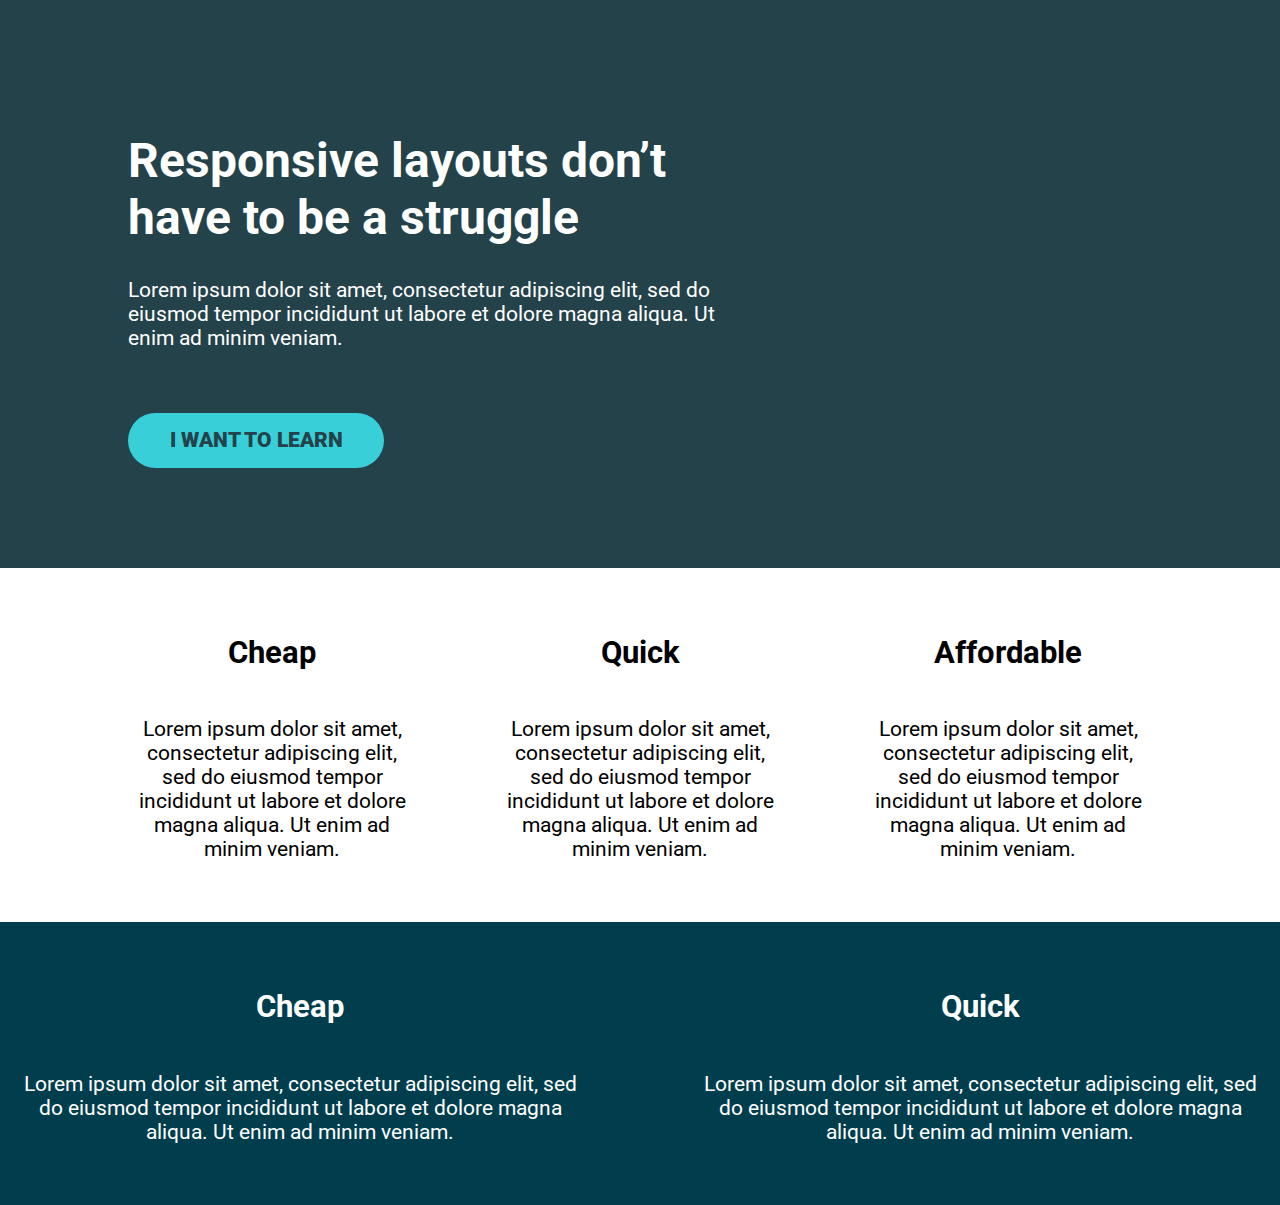
<file: 02-3 - challenge start/index.html>
<!DOCTYPE html>
<html lang="en">
<head>
    <meta charset="UTF-8">
    <meta name="viewport" content="width=device-width, initial-scale=1.0">
    <title>Challenge time!</title>
    <link href="https://fonts.googleapis.com/css2?family=Roboto:wght@400;900&display=swap" rel="stylesheet"> 
    <link rel="stylesheet" href="style.css">
</head>
<body>
    <div class="hero">
        <div class="container">
            <div class="hero__text">
                <h1>Responsive layouts don’t have to be a struggle</h1>
                <p>Lorem ipsum dolor sit amet, consectetur adipiscing elit, sed do eiusmod tempor incididunt ut labore et dolore magna aliqua. Ut enim ad minim veniam.</p>
                <a href="#" class="btn">I want to learn</a>
            </div>
        </div>
    </div>
    <div class="container">
        <div class="row">
            <div class="col">
                <h2>Cheap</h2>
                <p>Lorem ipsum dolor sit amet, consectetur adipiscing elit, sed do eiusmod tempor incididunt ut labore et dolore magna aliqua. Ut enim ad minim veniam.</p>
            </div>
            <div class="col">
                <h2>Quick</h2>
                <p>Lorem ipsum dolor sit amet, consectetur adipiscing elit, sed do eiusmod tempor incididunt ut labore et dolore magna aliqua. Ut enim ad minim veniam.</p>
            </div>
            <div class="col">
                <h2>Affordable</h2>
                <p>Lorem ipsum dolor sit amet, consectetur adipiscing elit, sed do eiusmod tempor incididunt ut labore et dolore magna aliqua. Ut enim ad minim veniam.</p>
            </div>
        </div>
    </div>


    <div class="row two">
        <div class="col">
            <h2>Cheap</h2>
            <p>Lorem ipsum dolor sit amet, consectetur adipiscing elit, sed do eiusmod tempor incididunt ut labore et dolore magna aliqua. Ut enim ad minim veniam.</p>
        </div>
        <div class="col">
            <h2>Quick</h2>
            <p>Lorem ipsum dolor sit amet, consectetur adipiscing elit, sed do eiusmod tempor incididunt ut labore et dolore magna aliqua. Ut enim ad minim veniam.</p>
        </div>
    </div>


</body>
</html>
</file>
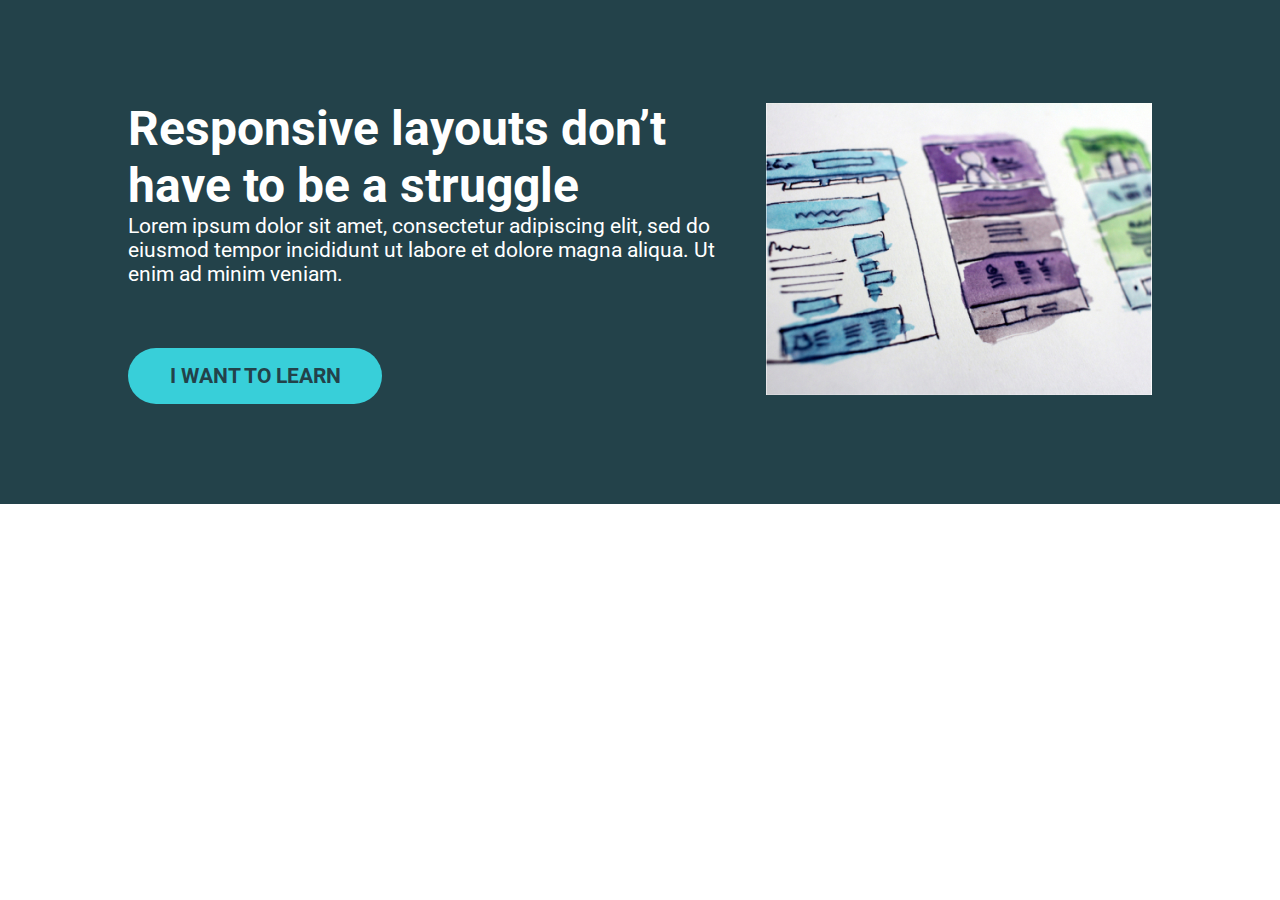
<file: 02-6 - challenge 2/index.html>
<!DOCTYPE html>
<html lang="en">
<head>
    <meta charset="UTF-8">
    <meta name="viewport" content="width=device-width, initial-scale=1.0">
    <title>Conquering Rsponsive Layouts</title>
    <link href="https://fonts.googleapis.com/css2?family=Roboto:wght@400;900&display=swap" rel="stylesheet"> 
    <link rel="stylesheet" href="style.css">
</head>
<body>
    <div class="hero">
        <div class="container row">
            <div class="hero__text">
                <h1>Responsive layouts don’t have to be a struggle</h1>
                <p>Lorem ipsum dolor sit amet, consectetur adipiscing elit, sed do eiusmod tempor incididunt ut labore et dolore magna aliqua. Ut enim ad minim veniam.</p>
                <a href="#" class="btn">I want to learn</a>
            </div>
            <div class="hero__img">
                <img src="img/hero-img.jpg" alt="">
            </div>
        </div>
    </div> 

    
</body>
</html>
</file>
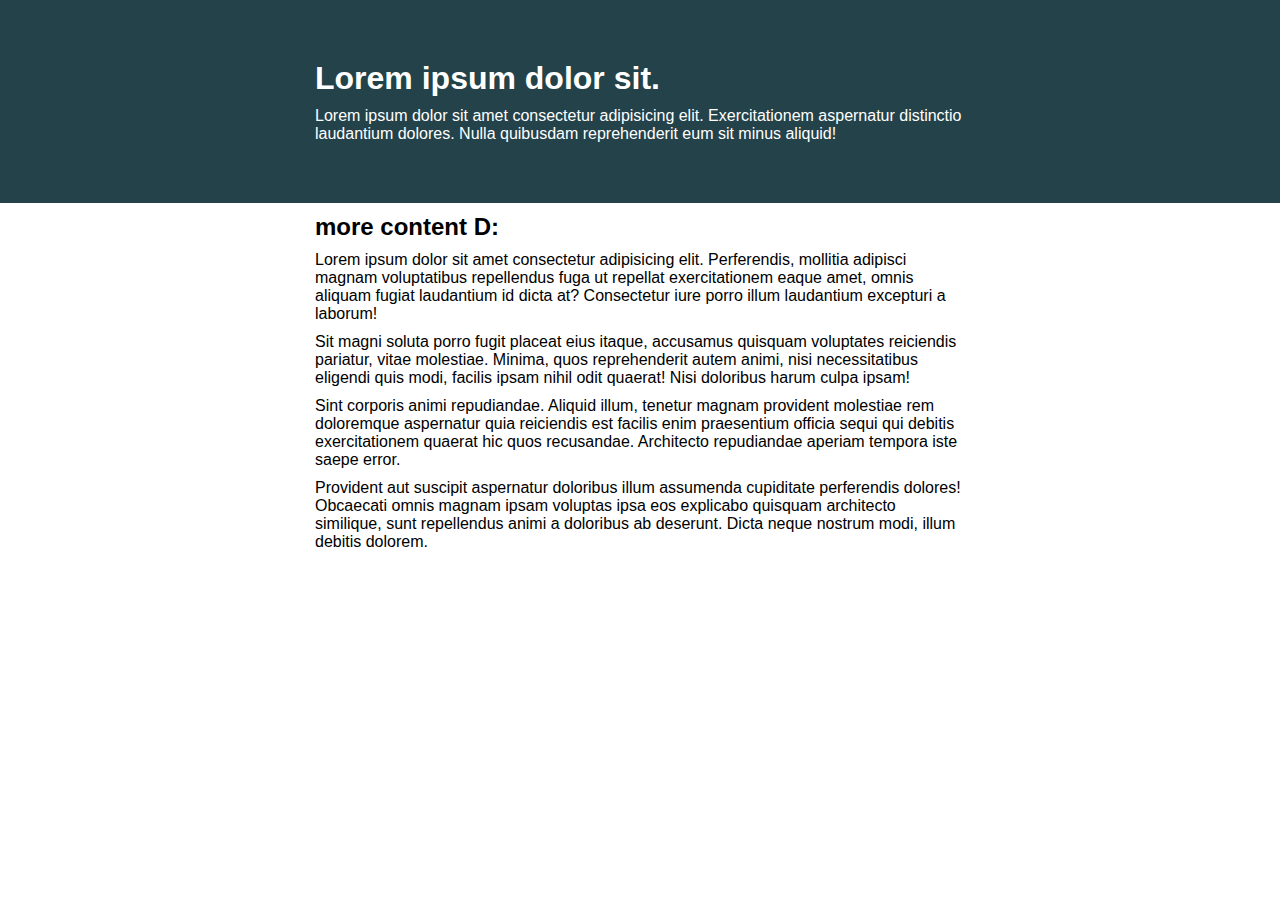
<file: challenge02/index.html>
<!DOCTYPE html>
<html lang="en">
<head> 
    <meta charset="UTF-8">
    <meta name="viewport" content="width=device-width, initial-scale=1.0">
    <title>Day 01</title>
 
    <link rel="stylesheet" href="style.css">
</head>
<body>

    <div class="container">
        <div class="intro-content">
            <h1>Lorem ipsum dolor sit.</h1>
            <p>Lorem ipsum dolor sit amet consectetur adipisicing elit. Exercitationem aspernatur distinctio laudantium dolores. Nulla quibusdam reprehenderit eum sit minus aliquid!</p>
        </div>
    </div>


    <h2>more content D:</h2>
    <p>Lorem ipsum dolor sit amet consectetur adipisicing elit. Perferendis, mollitia adipisci magnam voluptatibus repellendus fuga ut repellat exercitationem eaque amet, omnis aliquam fugiat laudantium id dicta at? Consectetur iure porro illum laudantium excepturi a laborum!</p>
    <p>Sit magni soluta porro fugit placeat eius itaque, accusamus quisquam voluptates reiciendis pariatur, vitae molestiae. Minima, quos reprehenderit autem animi, nisi necessitatibus eligendi quis modi, facilis ipsam nihil odit quaerat! Nisi doloribus harum culpa ipsam!</p>
    <p>Sint corporis animi repudiandae. Aliquid illum, tenetur magnam provident molestiae rem doloremque aspernatur quia reiciendis est facilis enim praesentium officia sequi qui debitis exercitationem quaerat hic quos recusandae. Architecto repudiandae aperiam tempora iste saepe error.</p>
    <p>Provident aut suscipit aspernatur doloribus illum assumenda cupiditate perferendis dolores! Obcaecati omnis magnam ipsam voluptas ipsa eos explicabo quisquam architecto similique, sunt repellendus animi a doloribus ab deserunt. Dicta neque nostrum modi, illum debitis dolorem.</p>


</body>
</html>
</file>
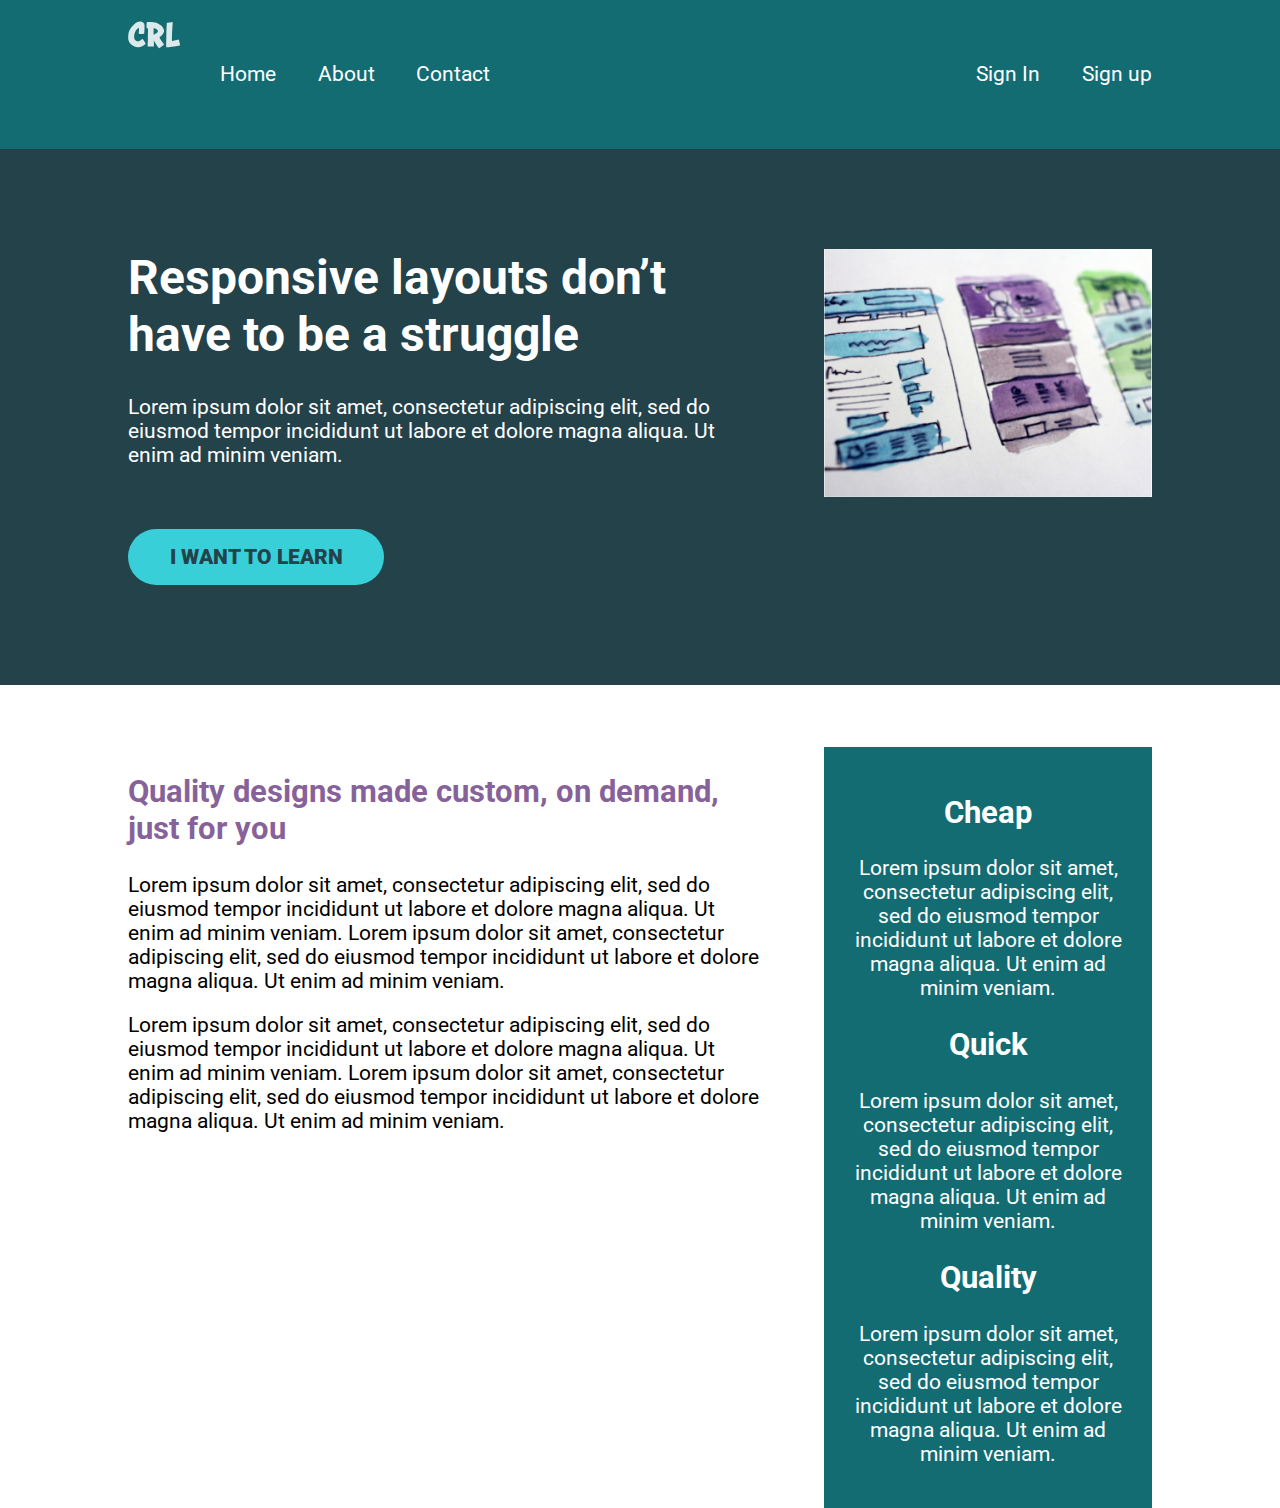
<file: nav-challenge-mobile/index.html>
<!DOCTYPE html>
<html lang="en">
<head>
    <meta charset="UTF-8">
    <meta name="viewport" content="width=device-width, initial-scale=1.0">
    <title>Conquering Responsive Layouts</title>
    <link href="https://fonts.googleapis.com/css2?family=Roboto:wght@400;900&display=swap" rel="stylesheet"> 
    <link rel="stylesheet" href="style.css">
</head>
<body>
    <header> 
        <div class="container row">
            <button class="nav-toggle" aria-label="open navigation">
                <span class="hamburger"></span>
            </button>
            <a class="logo" href="#">
                <img src="img/logo.svg" alt="conquering responsive layouts">
            </a>
            <nav class="nav">
                <ul class="nav__list nav__list--primary">
                    <li class="nav__item"><a href="#" class="nav__link">Home</a></li>
                    <li class="nav__item"><a href="#" class="nav__link">About</a></li>
                    <li class="nav__item"><a href="#" class="nav__link">Contact</a></li>
                </ul>
                <ul class="nav__list nav__list--secondary">
                    <li class="nav__item"><a href="#" class="nav__link">Sign In</a></li>
                    <li class="nav__item"><a href="#" class="nav__link nav__link--button">Sign up</a></li>
                </ul>
            </nav>
        </div>
    </header>
    
    <section class="hero">
        <div class="container row">
            <div class="hero__text">
                <h1>Responsive layouts don’t have to be a struggle</h1>
                <p>Lorem ipsum dolor sit amet, consectetur adipiscing elit, sed do eiusmod tempor incididunt ut labore et dolore magna aliqua. Ut enim ad minim veniam.</p>
                <a href="#" class="btn">I want to learn</a>
            </div>
            <img src="img/hero-img.jpg" alt="UX design sketches" class="hero__img">
        </div>
    </section> 

    <main class="main container row">
            <section class="primary-content">
                <h2 class="section-title">Quality designs made custom, on demand, just for you</h2>
                <p>Lorem ipsum dolor sit amet, consectetur adipiscing elit, sed do eiusmod tempor incididunt ut labore et dolore magna aliqua. Ut enim ad minim veniam. Lorem ipsum dolor sit amet, consectetur adipiscing elit, sed do eiusmod tempor incididunt ut labore et dolore magna aliqua. Ut enim ad minim veniam.</p>
                <p>Lorem ipsum dolor sit amet, consectetur adipiscing elit, sed do eiusmod tempor incididunt ut labore et dolore magna aliqua. Ut enim ad minim veniam. Lorem ipsum dolor sit amet, consectetur adipiscing elit, sed do eiusmod tempor incididunt ut labore et dolore magna aliqua. Ut enim ad minim veniam.</p>
            </section>
            <aside class="sidebar">
                <h2 class="sidebar-title">Cheap</h2>
                <p>Lorem ipsum dolor sit amet, consectetur adipiscing elit, sed do eiusmod tempor incididunt ut labore et dolore magna aliqua. Ut enim ad minim veniam.</p>

                <h2 class="sidebar-title">Quick</h2>
                <p>Lorem ipsum dolor sit amet, consectetur adipiscing elit, sed do eiusmod tempor incididunt ut labore et dolore magna aliqua. Ut enim ad minim veniam.</p>

                <h2 class="sidebar-title">Quality</h2>
                <p>Lorem ipsum dolor sit amet, consectetur adipiscing elit, sed do eiusmod tempor incididunt ut labore et dolore magna aliqua. Ut enim ad minim veniam.</p>
            </aside>
    </main>

    <script src="main.js"></script>

</body>
</html>
</file>
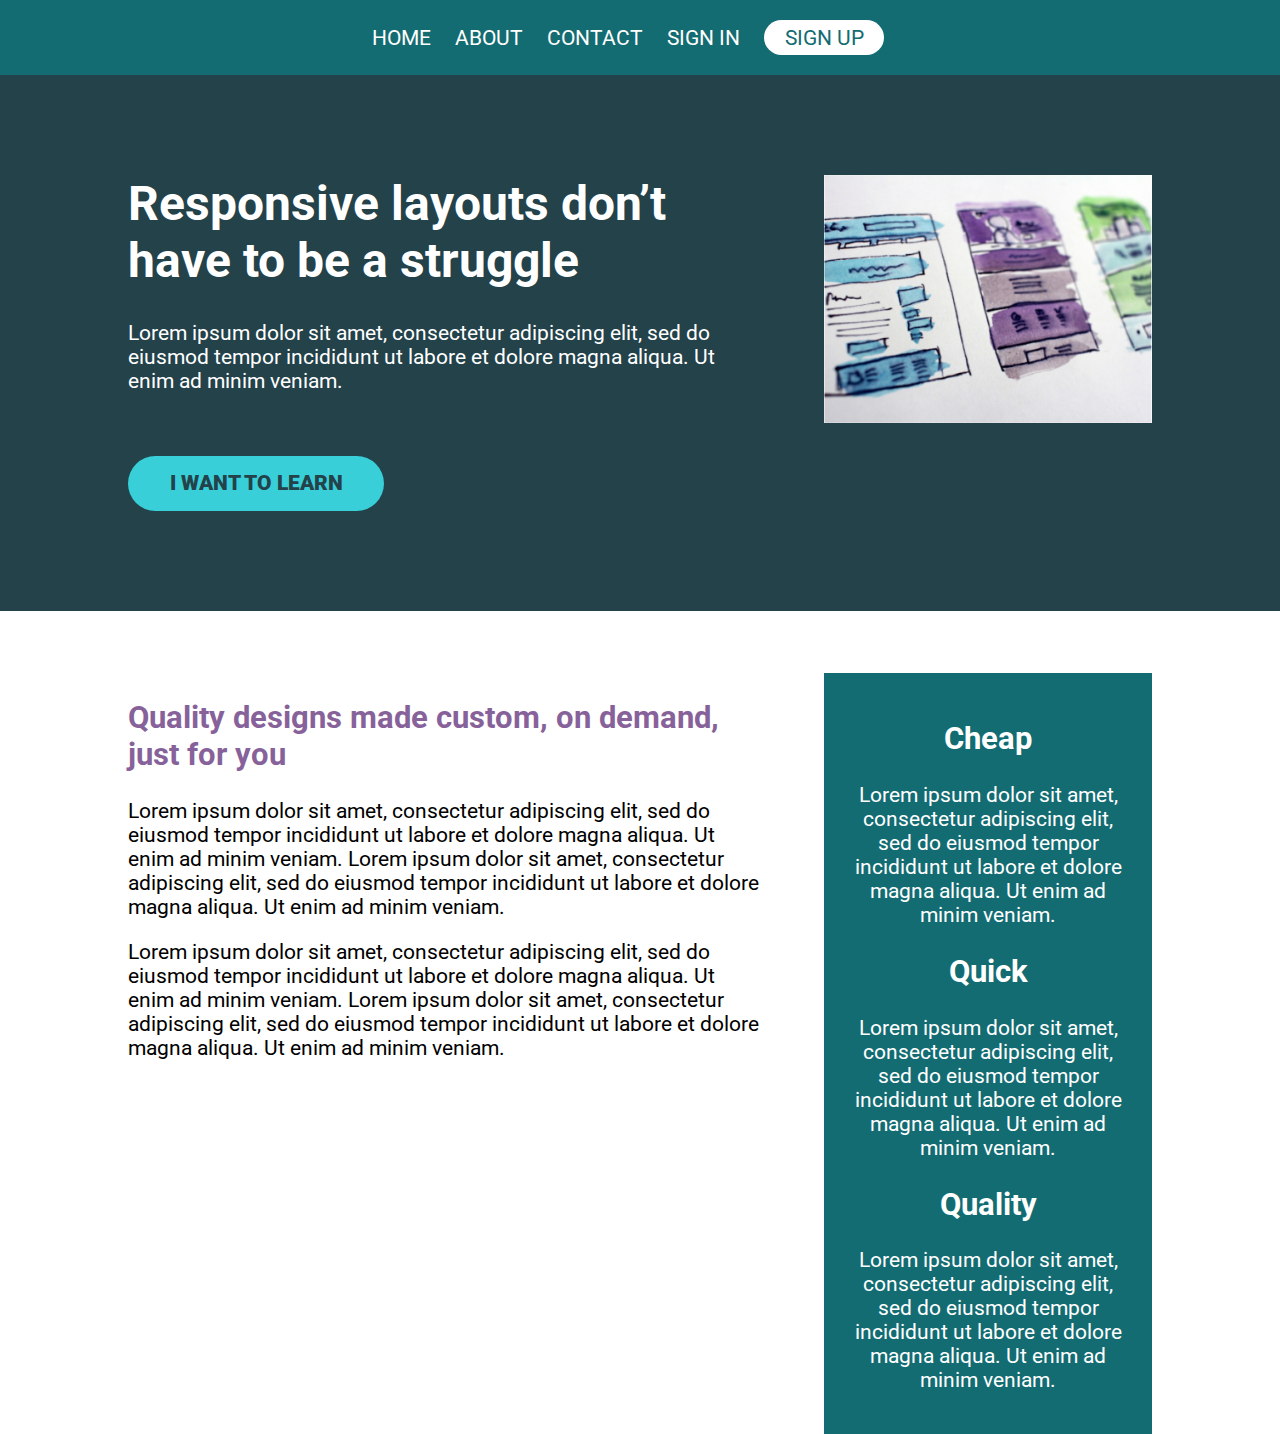
<file: nav-challenge/index.html>
<!DOCTYPE html>
<html lang="en">
<head>
    <meta charset="UTF-8">
    <meta name="viewport" content="width=device-width, initial-scale=1.0">
    <title>Conquering Responsive Layouts</title>
    <link href="https://fonts.googleapis.com/css2?family=Roboto:wght@400;900&display=swap" rel="stylesheet"> 
    <link rel="stylesheet" href="style.css">
</head>
<body>
    <header>
        <nav class="nav">
            <ul class="nav__list">
                <li class="nav__item"><a href="#" class="nav__link">Home</a></li>
                <li class="nav__item"><a href="#" class="nav__link">About</a></li>
                <li class="nav__item"><a href="#" class="nav__link">Contact</a></li>
                <li class="nav__item"><a href="#" class="nav__link">Sign In</a></li>
                <li class="nav__item"><a href="#" class="nav__link nav__link--button">Sign up</a></li>
            </ul>
        </nav>
    </header>

    <section class="hero">
        <div class="container row">
            <div class="hero__text">
                <h1>Responsive layouts don’t have to be a struggle</h1>
                <p>Lorem ipsum dolor sit amet, consectetur adipiscing elit, sed do eiusmod tempor incididunt ut labore et dolore magna aliqua. Ut enim ad minim veniam.</p>
                <a href="#" class="btn">I want to learn</a>
            </div>
            <img src="img/hero-img.jpg" alt="UX design sketches" class="hero__img">
        </div>
    </section> 

    <main class="main container row">
            <section class="primary-content">
                <h2 class="section-title">Quality designs made custom, on demand, just for you</h2>
                <p>Lorem ipsum dolor sit amet, consectetur adipiscing elit, sed do eiusmod tempor incididunt ut labore et dolore magna aliqua. Ut enim ad minim veniam. Lorem ipsum dolor sit amet, consectetur adipiscing elit, sed do eiusmod tempor incididunt ut labore et dolore magna aliqua. Ut enim ad minim veniam.</p>
                <p>Lorem ipsum dolor sit amet, consectetur adipiscing elit, sed do eiusmod tempor incididunt ut labore et dolore magna aliqua. Ut enim ad minim veniam. Lorem ipsum dolor sit amet, consectetur adipiscing elit, sed do eiusmod tempor incididunt ut labore et dolore magna aliqua. Ut enim ad minim veniam.</p>
            </section>
            <aside class="sidebar">
                <h2 class="sidebar-title">Cheap</h2>
                <p>Lorem ipsum dolor sit amet, consectetur adipiscing elit, sed do eiusmod tempor incididunt ut labore et dolore magna aliqua. Ut enim ad minim veniam.</p>

                <h2 class="sidebar-title">Quick</h2>
                <p>Lorem ipsum dolor sit amet, consectetur adipiscing elit, sed do eiusmod tempor incididunt ut labore et dolore magna aliqua. Ut enim ad minim veniam.</p>

                <h2 class="sidebar-title">Quality</h2>
                <p>Lorem ipsum dolor sit amet, consectetur adipiscing elit, sed do eiusmod tempor incididunt ut labore et dolore magna aliqua. Ut enim ad minim veniam.</p>
            </aside>
    </main>

    

</body>
</html>
</file>
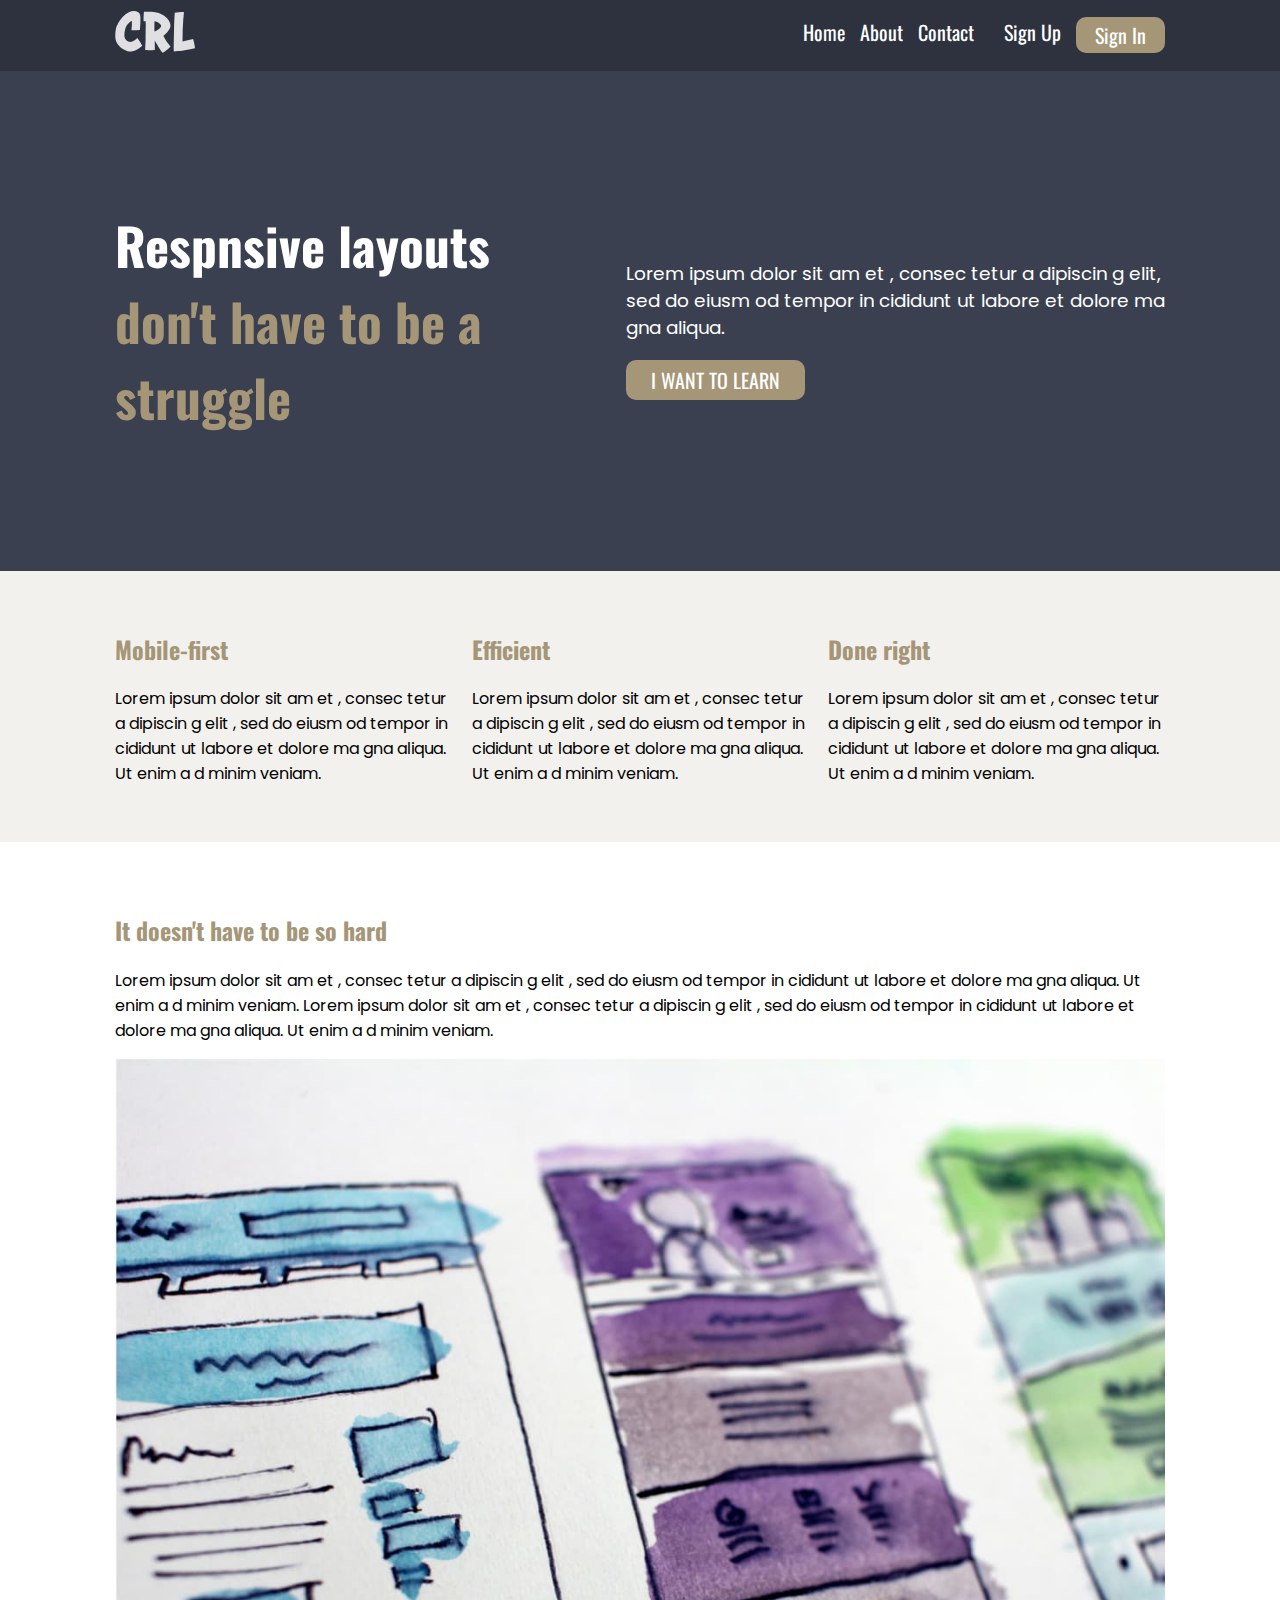
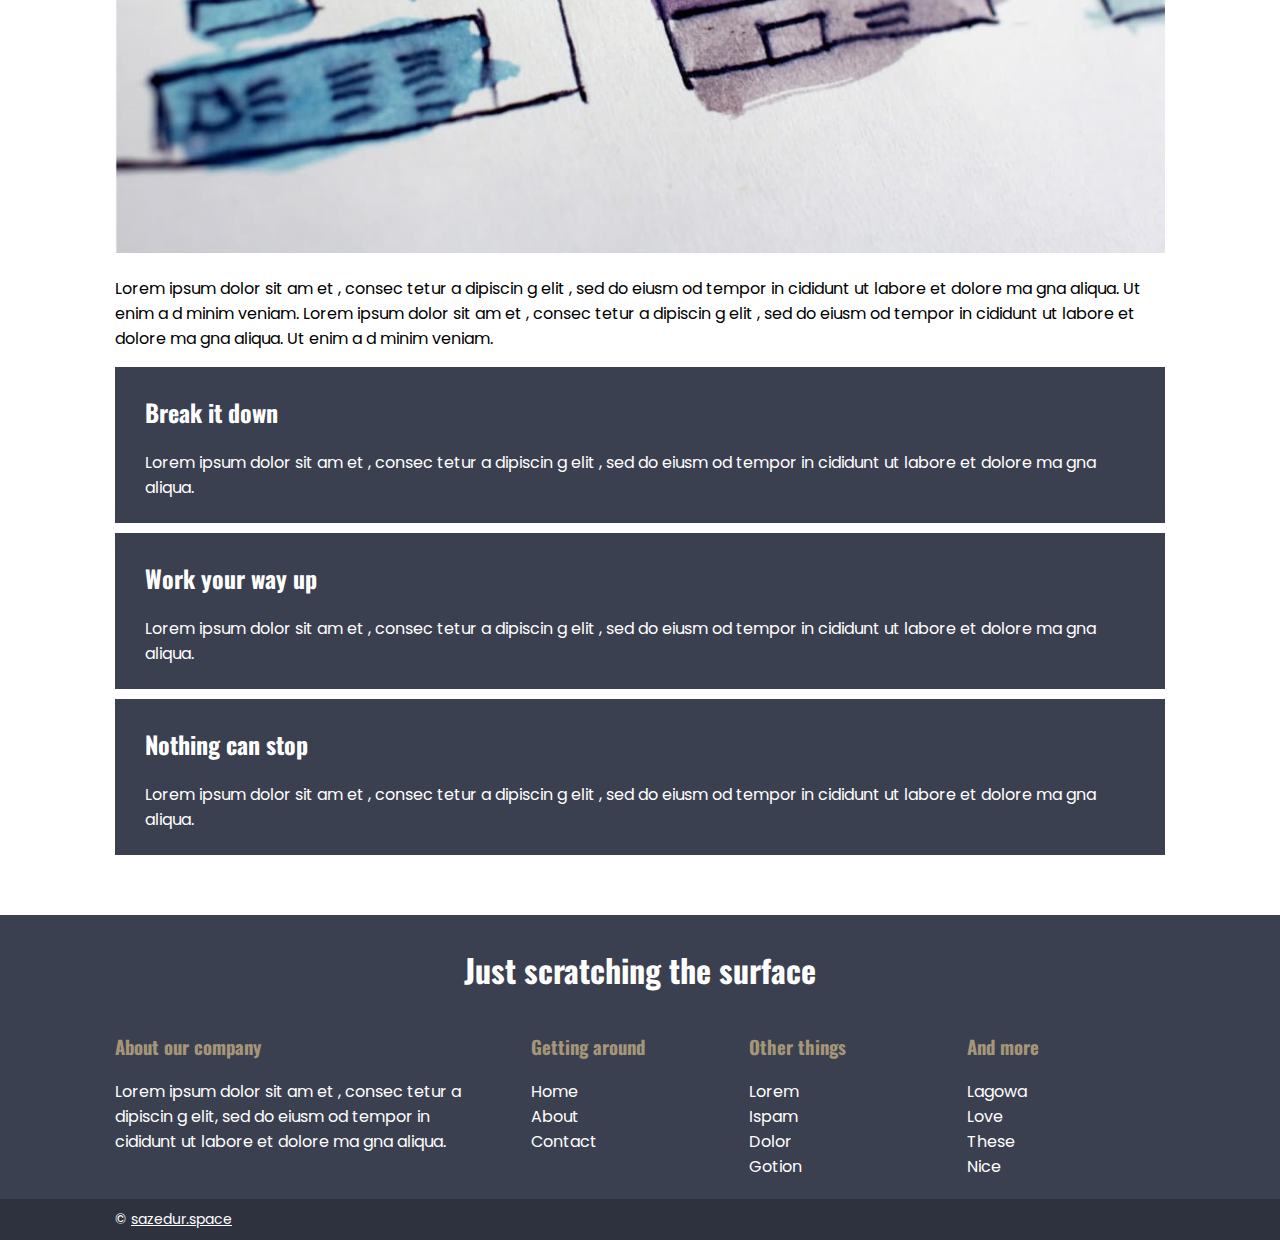
<file: the-final-challenge/index.html>
<!DOCTYPE html>
<html lang="en">

<head>
    <meta charset="UTF-8">
    <meta name="viewport" content="width=device-width, initial-scale=1.0">
    <link rel="stylesheet" href="style.css">
    <title>The final Challenge from kevin powell</title>
</head>

<body>
    <!-- navigation bar  -->
    <nav class="nav-container">
        <div class="nav-logo">
            <img src="logo.svg" alt="">
        </div>
        <input type="checkbox" name="" id="menu-trigger" hidden>
        <label for="menu-trigger">
            <h2 style="margin: 0; cursor: pointer; font-size: 22px;">Menu</h2>
        </label>
        <div class="nav-links">
            <div class="nav-link-primary">
                <a href="#" class="nav-link">Home</a>
                <a href="#" class="nav-link">About</a>
                <a href="#" class="nav-link">Contact</a>
            </div>
            <div class="nav-link-secondary">
                <a href="#" class="nav-link">Sign Up</a>
                <a href="#" class="nav-link nav-link-login">Sign In</a>
            </div>
        </div>
    </nav>

    <!-- hero section  -->
    <section class="hero">
        <div class="hero-left">
            <h1>
                Respnsive layouts
                <span>
                    don't have to be a struggle
                </span>
            </h1>
        </div>
        <div class="hero-right">
            <p>
                Lorem ipsum dolor sit am et , consec tetur
                a dipiscin g elit, sed do eiusm od tempor
                in cididunt ut labore et dolore ma gna aliqua.
            </p>
            <a href="#">
                <button>
                    I WANT TO LEARN
                </button>
            </a>
        </div>
    </section>

    <!-- charateristics section  -->
    <section class="charateristics">
        <div class="char1">
            <h2>Mobile-first</h2>
            <p>
                Lorem ipsum dolor sit am et ,
                consec tetur a dipiscin g elit , sed do
                eiusm od tempor in cididunt ut
                labore et dolore ma gna aliqua. Ut
                enim a d minim veniam.
            </p>
        </div>
        <div class="char2">
            <h2>
                Efficient
            </h2>
            <p>
                Lorem ipsum dolor sit am et ,
                consec tetur a dipiscin g elit , sed do
                eiusm od tempor in cididunt ut
                labore et dolore ma gna aliqua. Ut
                enim a d minim veniam.
            </p>
        </div>
        <div class="char3">
            <h2>Done right</h2>
            <p>
                Lorem ipsum dolor sit am et ,
                consec tetur a dipiscin g elit , sed do
                eiusm od tempor in cididunt ut
                labore et dolore ma gna aliqua. Ut
                enim a d minim veniam.
            </p>
        </div>
    </section>

    <!-- mid section  -->
    <section class="mid">
        <div class="mid-left">
            <h2>It doesn't have to be so hard</h2>
            <p>
                Lorem ipsum dolor sit am et , consec tetur a dipiscin g elit , sed do
                eiusm od tempor in cididunt ut labore et dolore ma gna aliqua. Ut
                enim a d minim veniam. Lorem ipsum dolor sit am et , consec tetur
                a dipiscin g elit , sed do eiusm od tempor in cididunt ut labore et
                dolore ma gna aliqua. Ut enim a d minim veniam.
            </p>
            <img src="kpimg.jpg" alt="">
            <p>
                Lorem ipsum dolor sit am et , consec tetur a dipiscin g elit , sed do
                eiusm od tempor in cididunt ut labore et dolore ma gna aliqua. Ut
                enim a d minim veniam. Lorem ipsum dolor sit am et , consec tetur
                a dipiscin g elit , sed do eiusm od tempor in cididunt ut labore et
                dolore ma gna aliqua. Ut enim a d minim veniam.
            </p>
        </div>
        <div class="mid-right">
            <div class="mid-right-box mid-right-box1">
                <h2>Break it down</h2>
                <p>
                    Lorem ipsum dolor sit am et ,
                    consec tetur a dipiscin g elit , sed do
                    eiusm od tempor in cididunt ut
                    labore et dolore ma gna aliqua.
                </p>
            </div>
            <div class="mid-right-box mid-right-box2">
                <h2>Work your way up</h2>
                <p>
                    Lorem ipsum dolor sit am et ,
                    consec tetur a dipiscin g elit , sed do
                    eiusm od tempor in cididunt ut
                    labore et dolore ma gna aliqua.
                </p>
            </div>
            <div class="mid-right-box mid-right-box3">
                <h2>Nothing can stop</h2>
                <p>
                    Lorem ipsum dolor sit am et ,
                    consec tetur a dipiscin g elit , sed do
                    eiusm od tempor in cididunt ut
                    labore et dolore ma gna aliqua.
                </p>
            </div>
        </div>
    </section>

    <section class="footer">
        <div class="footer-header">
            <h1>Just scratching the surface</h1>
        </div>
        <div class="footer-bottom">
            <div class="footer-left">
                <h3>
                    About our company
                </h3>
                <p>
                    Lorem ipsum dolor sit am et ,
                    consec tetur a dipiscin g elit, sed do
                    eiusm od tempor in cididunt ut
                    labore et dolore ma gna aliqua.
                </p>
            </div>
            <div class="footer-mid1">
                <h3>
                    Getting around
                </h3>
                <a href="#">Home</a><br>
                <a href="#">About</a><br>
                <a href="#">Contact</a>
            </div>
            <div class="footer-mid2">
                <h3>Other things</h3>
                <a href="#">Lorem</a><br>
                <a href="#">Ispam</a><br>
                <a href="#">Dolor</a><br>
                <a href="#">Gotion</a>
            </div>
            <div class="footer-right">
                <h3>And more</h3>
                <a href="#">Lagowa</a><br>
                <a href="#">Love</a><br>
                <a href="#">These</a><br>
                <a href="#">Nice</a>
            </div>
        </div>
    </section>

    <section class="footer-bottom-bottom">
        &copy; <a href="https://sazedur.space">sazedur.space</a>
    </section>
</body>

</html>
</file>
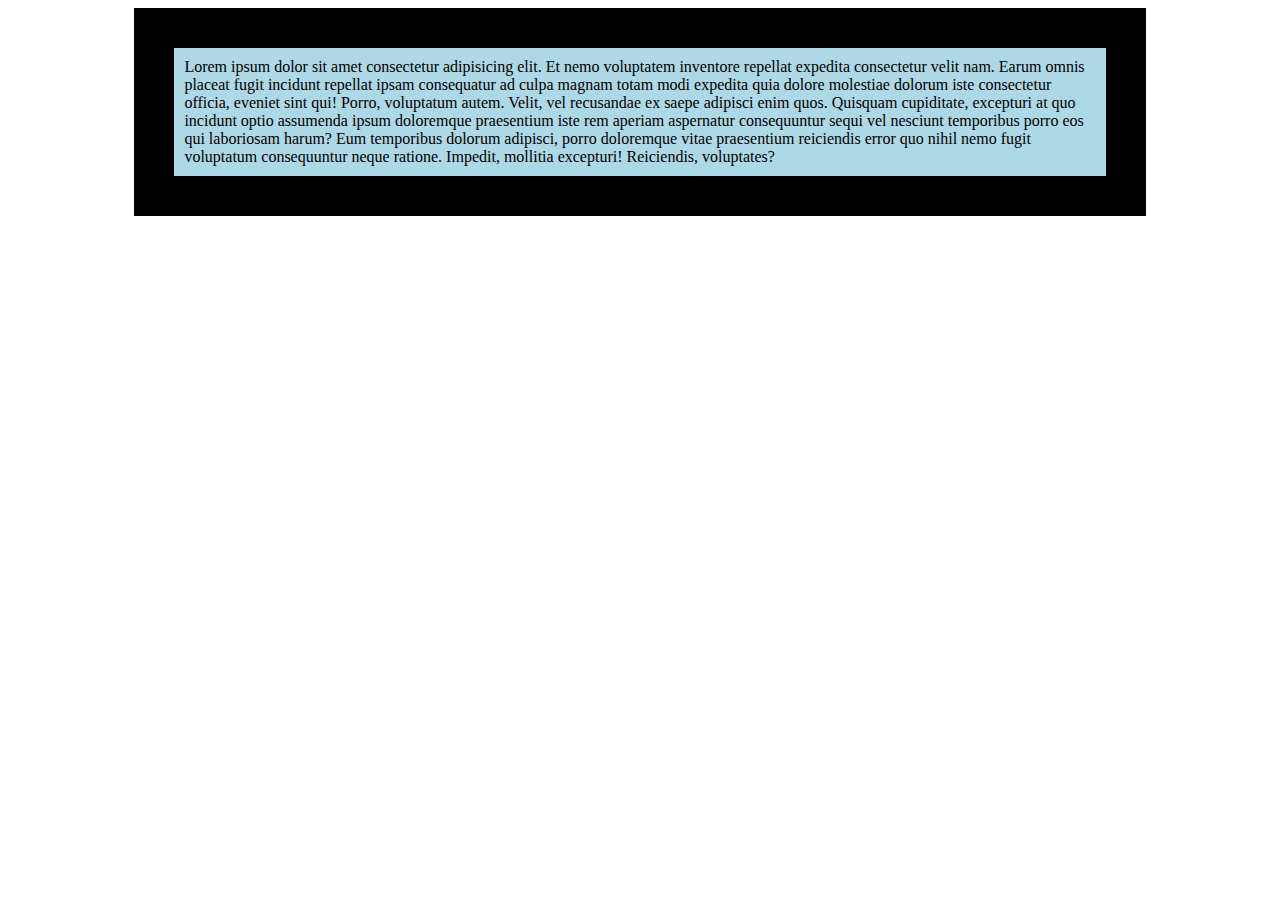
<file: challenge-1.html>
<!DOCTYPE html>
<html lang="en">

<head>
    <meta charset="UTF-8">
    <meta name="viewport" content="width=device-width, initial-scale=1.0">
    <title>Challenge 1</title>
</head>

<body>
    <div class="parent">
        <div class="child">
            Lorem ipsum dolor sit amet consectetur adipisicing elit. Et nemo voluptatem inventore repellat expedita
            consectetur velit nam. Earum omnis placeat fugit incidunt repellat ipsam consequatur ad culpa magnam totam
            modi expedita quia dolore molestiae dolorum iste consectetur officia, eveniet sint qui! Porro, voluptatum
            autem. Velit, vel recusandae ex saepe adipisci enim quos. Quisquam cupiditate, excepturi at quo incidunt
            optio assumenda ipsum doloremque praesentium iste rem aperiam aspernatur consequuntur sequi vel nesciunt
            temporibus porro eos qui laboriosam harum? Eum temporibus dolorum adipisci, porro doloremque vitae
            praesentium reiciendis error quo nihil nemo fugit voluptatum consequuntur neque ratione. Impedit, mollitia
            excepturi! Reiciendis, voluptates?
        </div>
    </div>
</body>
<style>
    *{
        box-sizing: border-box;
    }
    .parent {
        background-color: black;
        width: 80%;
        margin: 0 auto;
        padding: 40px;
    }

    .child {
        background-color: lightblue;
        width: 100%;
        padding: 10px;
    }
</style>

</html>
</file>
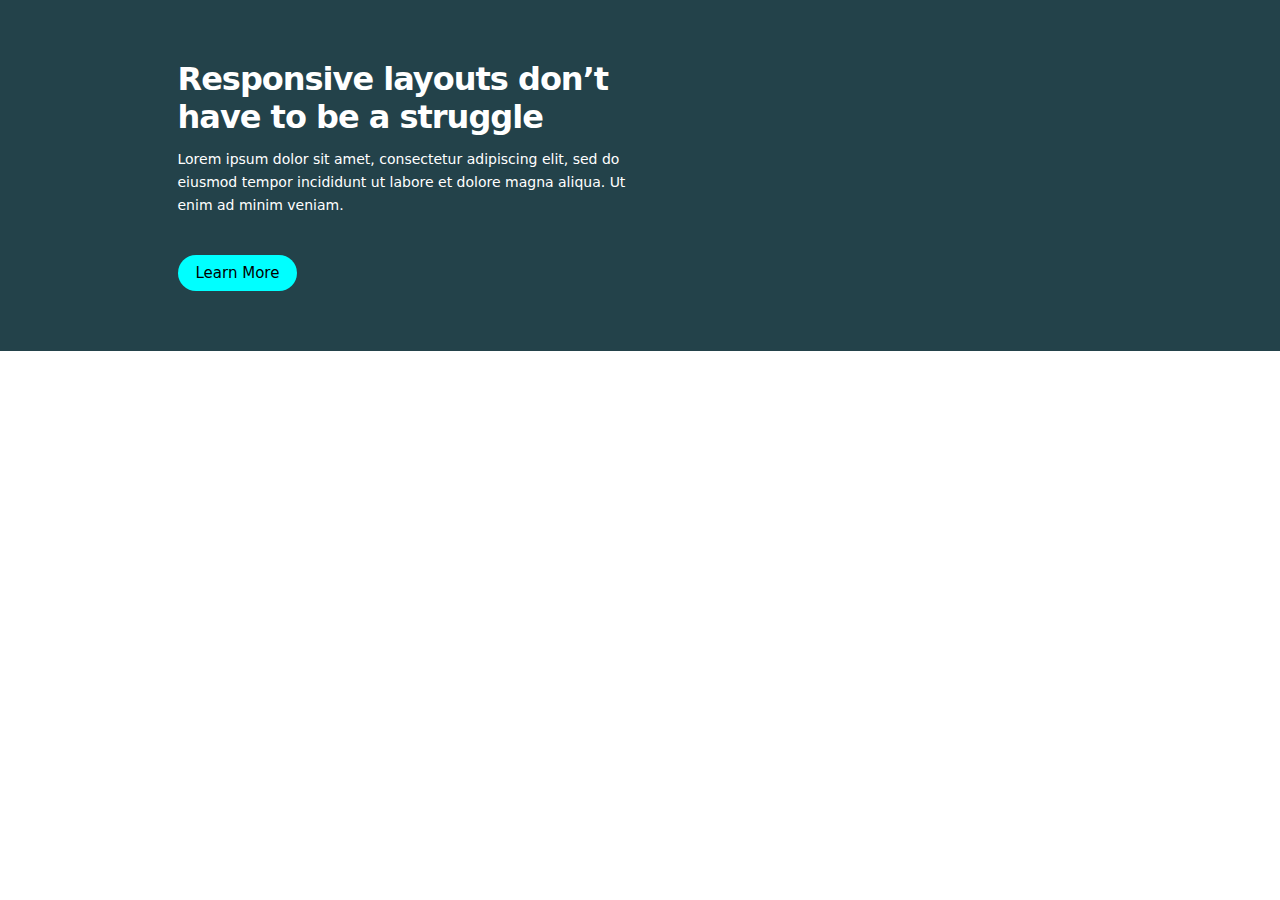
<file: challenge-3.html>
<!DOCTYPE html>
<html lang="en">

<head>
    <meta charset="UTF-8">
    <meta name="viewport" content="width=device-width, initial-scale=1.0">
    <title>challenge 3</title>
</head>

<body>
    <div class="intro">
        <div class="welcomeHeader">
            <div class="header">
                <h1>
                    Responsive layouts don’t have to be a struggle
                </h1>
            </div>
            <div class="para">
                <p>
                    Lorem ipsum dolor sit amet, consectetur adipiscing elit, sed do eiusmod tempor incididunt ut labore
                    et dolore magna aliqua. Ut enim ad minim veniam.
                </p>
            </div>
        </div>
        <div class="button">
            <a href="#">Learn More</a>
        </div>
    </div>
</body>
<style>
    * {
        box-sizing: border-box;
        margin: 0px;
    }

    body {
        margin: 0px;
        font-family: system-ui, -apple-system, BlinkMacSystemFont, 'Segoe UI', Roboto, Oxygen, Ubuntu, Cantarell, 'Open Sans', 'Helvetica Neue', sans-serif;
    }

    .intro {
        background-color: rgb(35, 66, 74, 1);
        padding: 60px clamp(1.25rem, -2.018rem + 16.39vw, 14.375rem) 60px clamp(1.25rem, -2.018rem + 16.39vw, 14.375rem);
        color: white;
    }
    .welcomeHeader{
        width: 50%;
        min-width: 230px;
    }
    h1 {
        margin: 0px 0px 12px 0px;
        letter-spacing: -1px;
    }

    p {
        font-size: 14px;
        line-height: 23px;
    }

    a {
        color: black;
        background-color: aqua;
        padding: 9px 18px;
        border-radius: 22px;
        text-decoration: none;
        display: inline-block;
        margin: 38px 0px 0px 0px;
        font-size: 15px;
        transition: 0.5s;
    }

    a:hover {
        background-color: rgb(0, 207, 207);
    }
</style>

</html>
</file>
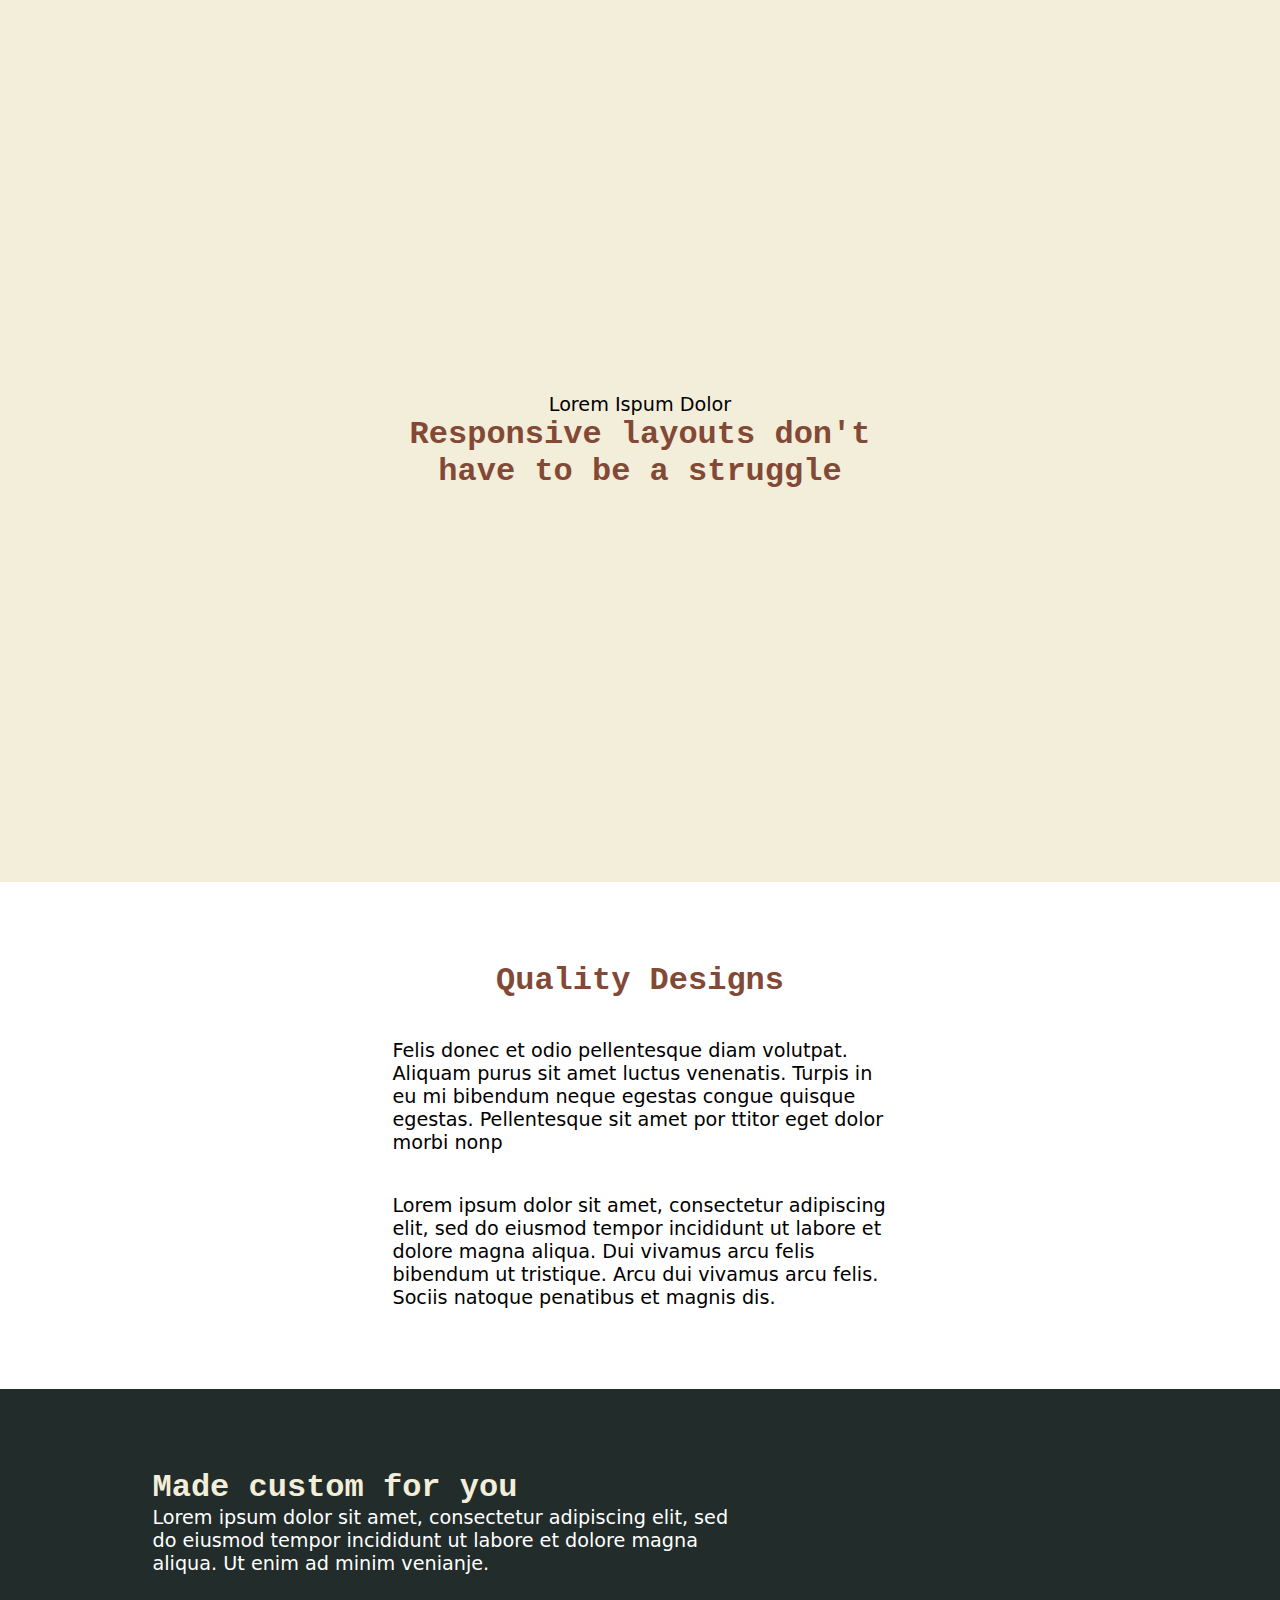
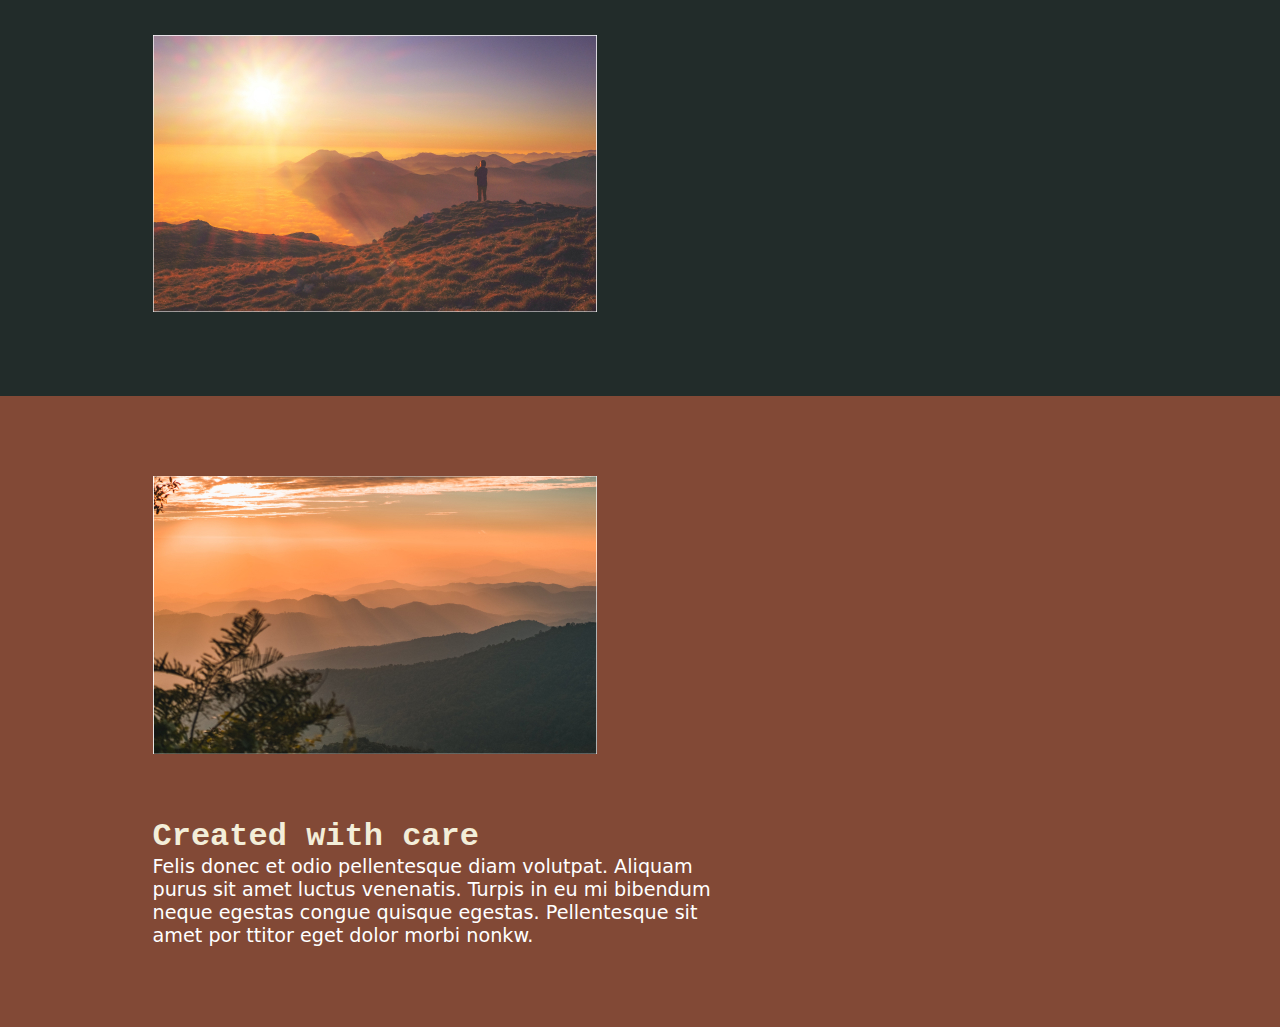
<file: flexbox-challenge-4/challenge4.html>
<!DOCTYPE html>
<html lang="en">

<head>
    <meta charset="UTF-8">
    <meta name="viewport" content="width=device-width, initial-scale=1.0">
    <link rel="stylesheet" href="style.css">
    <title>Challenge 4 by kevin powel</title>
</head>

<body>
    <section class="hero">
        <p>
            Lorem Ispum Dolor
        </p>
        <h1>
            Responsive layouts don't <br> have to be a struggle
        </h1>
    </section>
    <section class="mid1">
        <h1>Quality Designs</h1>
        <div class="mid1-in-desc">
            <p class="mid1-in-desc-1">
                Felis donec et odio pellentesque diam volutpat. Aliquam
                purus sit amet luctus venenatis. Turpis in eu mi
                bibendum neque egestas congue quisque egestas.
                Pellentesque sit amet por ttitor eget dolor morbi nonp
            </p>
            <p class="mid1-in-desc-2">
                Lorem ipsum dolor sit amet, consectetur adipiscing elit,
                sed do eiusmod tempor incididunt ut labore et dolore
                magna aliqua. Dui vivamus arcu felis bibendum ut
                tristique. Arcu dui vivamus arcu felis. Sociis natoque
                penatibus et magnis dis.
            </p>
        </div>
    </section>
    <section class="mid2">
        <div class="mid2-left">
            <h1>Made custom for you</h1>
            <p>
                Lorem ipsum dolor sit amet, consectetur adipiscing elit,
                sed do eiusmod tempor incididunt ut labore et dolore
                magna aliqua. Ut enim ad minim venianje.
            </p>
        </div>
        <div class="mid2-right">
            <img src="image-01.jpg" alt="">
        </div>
    </section>
    <section class="mid3">
        <div class="mid3-left">
            <img src="image-02.jpg" alt="">
        </div>
        <div class="mid3-right">
            <h1>Created with care</h1>
            <p>
                Felis donec et odio pellentesque diam volutpat. Aliquam
                purus sit amet luctus venenatis. Turpis in eu mi
                bibendum neque egestas congue quisque egestas.
                Pellentesque sit amet por ttitor eget dolor morbi nonkw.
            </p>
        </div>
    </section>
</body>

</html>
</file>
<file: 02-3 - challenge start/style.css>
/* 
////// For this challenge ///////

- You will have to modify the HTML

- You can add new classes in the HTML
  if you need to

// Requirements
1. The headings in the first row must be
   a different color
2. The two .col at the bottom must go next
   to one another
3. The section at the bottom should have
   a dark background color and a different
   color of text
4. I've removed the "gap" that I created,
   so you'll have to add it back in

   */

*, *::before, *::after {
    box-sizing: border-box;
}

body {
    margin: 0;
    font-family: 'Roboto', sans-serif;
    font-size: 1.3rem;
}

h1 {
    font-size: 3rem;
}

.container {
    width: 80%;
    max-width: 1100px;
    margin: 0 auto;
}

.row {
    padding: 40px 10px;
    /* display: flex => flex container */
    display: flex;

    /* can't use yet */
    gap: 100px;
}

.col {
    /* these are now flex items */
    width: 100%;
    display: flex;
    flex-direction: column;
    justify-content: center;
    align-items: center;
    text-align: center;
}

.hero {
    padding: 100px 0;
    background-color: #23424A;
    color: #FFF;
}

.hero__text {
    width: 60%;
}

.hero p {
    margin-bottom: 3em;
}

.btn {
    display: inline-block;
    text-decoration: none;
    text-transform: uppercase; 
    color: #23424A;
    font-weight: 900;
    background-color: #38CFD9;
    padding: .75em 2em;
    border-radius: 100px;
}

.btn:hover,
.btn:focus {
    opacity: .75; 
}
.two{
    background-color: #003e4e;
    color:white;
}
</file>
<file: 02-6 - challenge 2/style.css>
/* 
////// For this challenge ///////

- All text is in the text.md file

// Requirements
1. Refer to the design specs for the
   overall layout 
2. The image should line up with
   the sidebar in the section
   below

*/

*, *::before, *::after {
    box-sizing: border-box;
    margin: 0px;
}

body {
    margin: 0;
    font-family: 'Roboto', sans-serif;
    font-size: 1.3rem;
}

img {
    max-width: 100%;
}

h1 {
    font-size: 3rem;
    margin-top: 0;
}

.container {
    width: 80%;
    max-width: 1100px;
    margin: 0 auto;
}

.row {
    /* display: flex => flex container */
    display: flex;
    flex-direction: row;
    justify-content: space-between;
    align-items: center;
    flex-wrap: wrap;
    
    /* can't use yet */
    /* gap: 100px; */
}

.col {
    /* these are now flex items */
    width: 100%;
}

.col + .col {
    margin-left: 30px;
}

.hero {
    padding: 100px 0;
    background-color: #23424A;
    color: #FFF;
}

.hero__text { 
    width: 62%;
}

.hero__img {
    min-width: 322px;
}

.hero p {
    margin-bottom: 3em;
}

.btn {
    display: inline-block;
    text-decoration: none;
    text-transform: uppercase; 
    color: #23424A;
    font-weight: 700;
    background-color: #38CFD9;
    padding: .75em 2em;
    border-radius: 100px;
}

.btn:hover,
.btn:focus {
    opacity: .75; 
}

@media (max-width: 1270px) {
    .row{
        flex-direction: column;
        align-content: center;
    }
    .hero__text{
        text-align: center;
        width: 100%;
    }
    .hero__img{
        margin-top: 40px;
    }
}
</file>
<file: challenge02/style.css>
/* INSTRUCTIONS
 *
 * 1) Keep the text inside .intro-content
 *    in the same place, but have the background
 *    extend from one side of the viewport
 *    to the other, no matter how wide or narrow
 *    the browser is.
 *
 * 2) Limit the maximum width of the text in the
 *    bottom area.
 *
 * You may modify the HTML if needed
 * (you probably should for this challenge)
 *
 */

* {
  box-sizing: border-box;
}

body {
  margin: 0;
  font-family: sans-serif;
}

.container {
  width: 100%;
  margin: 0 auto;
  background: #23424a;
  color: white;
  padding: 50px 50px;
}

h1, h2, p{
  margin: 10px auto;
  width: 60%;
  max-width: 650px;
}
</file>
<file: nav-challenge-mobile/style.css>
/* Challenge

   Make the navigation layout work
   on both mobile and large screens.

   Mobile-first, so mobile styles first,
   then add the large screen styles
   inside the existing media query

*/

*,
*::before,
*::after {
    box-sizing: border-box;
}

body {
    margin: 0;
    font-family: 'Roboto', sans-serif;
    font-size: 1.3rem;
}

img {
    max-width: 100%;
}

h1 {
    font-size: 3rem;
    margin-top: 0;
}

ul {
    list-style: none;
}

li {
    display: inline-block;
}

.section-title {
    color: #87629A;
}

.btn {
    display: inline-block;
    text-decoration: none;
    text-transform: uppercase;
    color: #23424A;
    font-weight: 900;
    background-color: #38CFD9;
    padding: .75em 2em;
    border-radius: 100px;
}

.btn:hover,
.btn:focus {
    opacity: .75;
}

.container {
    width: 80%;
    max-width: 1100px;
    margin: 0 auto;
    /* added for nav-toggle positioning */
    position: relative;
}

header {
    background: #136c72;
    padding: 1em 0;
    text-align: center;
}

.nav {
    width: 100%;
}



.nav-toggle {
    cursor: pointer;
    border: 0;
    width: 3em;
    height: 3em;
    padding: 0em;
    border-radius: 50%;
    background: #072A2D;
    color: white;
    transition: opacity 250ms ease;

    position: absolute;
    left: 0;
}

.nav-toggle:focus,
.nav-toggle:hover {
    opacity: .75;
}

.hamburger {
    width: 50%;
    position: relative;
}

.hamburger,
.hamburger::before,
.hamburger::after {
    display: block;
    margin: 0 auto;
    height: 3px;
    background: white;
}

.hamburger::before,
.hamburger::after {
    content: '';
    width: 100%;
}

.hamburger::before {
    transform: translateY(-6px);
}

.hamburger::after {
    transform: translateY(3px);
}

/* made changes here from video
   to make it more accessible.
   
   Works the same :) */
.nav {
    visibility: hidden;
    height: 0;
    position: absolute;
    background: #136c72;
    width: 100%;
    left: 0;
    top: 100%;
    padding: 1em 0;

    display: flex;
    flex-direction: column;
    gap: 1em;
    align-items: center;
}

.nav ul {
    display: flex;
    flex-direction: column;
    gap: 1em;
}

.nav a {
    text-decoration: none;
    color: white;
    display: inline-block;
}

.nav--visible {
    visibility: visible;
    height: auto;
    position: relative;
}


.logo {
    height: 30px;
}


.hero {
    padding: 100px 0;
    background-color: #23424A;
    color: #FFF;
}

.hero__img {
    margin-top: 2em;
}


.hero p {
    margin-bottom: 3em;
}

.main {
    margin-top: 3em;
}


.sidebar {
    padding: 1em;
    text-align: center;
    color: #fff;
    background-color: #136c72;

}

.container{
    justify-content: center;
}

@media (min-width: 800px) {


    .nav-toggle {
        display: none;
    }

    .nav {
        visibility: visible;
        position: static;
        height: auto;

        display: flex;
        flex-direction: row;
        justify-content: space-between;
        align-items: center;
    }

    .nav ul {
        flex-direction: row;
        gap: 2em;
    }

    .nav__list--primary {
        margin-right: 2em;
    }

    .row {
        display: flex;
        justify-content: space-between;

    }

    .hero__text {
        width: 62%;
    }

    .hero__img {
        width: 32%;
        align-self: flex-start;
        margin: 0;
    }

    .primary-content {
        width: 62%;
    }

    .sidebar {
        width: 32%;
    }


}
</file>
<file: nav-challenge/style.css>
/* 
////// For this challenge ///////

- All text is in the text.md file

// Requirements
   1. Get all the navigation items next to one another
   2. Add a space between all the items
*/

*, *::before, *::after {
    box-sizing: border-box;
}

body {
    margin: 0;
    font-family: 'Roboto', sans-serif;
    font-size: 1.3rem;
}

img {
    max-width: 100%;
}

h1 {
    font-size: 3rem;
    margin-top: 0;
}

.section-title {
    color: #87629A;
}

.btn {
    display: inline-block;
    text-decoration: none;
    text-transform: uppercase; 
    color: #23424A;
    font-weight: 900;
    background-color: #38CFD9;
    padding: .75em 2em;
    border-radius: 100px;
}

.btn:hover,
.btn:focus {
    opacity: .75; 
}

.container {
    width: 80%;
    max-width: 1100px;
    margin: 0 auto;
}

.row {
    display: flex;
    justify-content: space-between;
}

.col {
    /* these are now flex items */
    width: 100%;
}

.col + .col {
    margin-left: 30px;
}


header {
    background: #136c72;
    padding: .5em 0;
}
.nav{
    padding: 10px 30px;
}
.nav__list {
    margin: 0;
    padding: 0;
    list-style: none;
    display: flex;
    flex-direction: row;
    justify-content: center;
    align-items: baseline;
    width: 100%;
}

.nav__link{
    color: #fff;
    text-decoration: none;
    text-transform: uppercase;
    display: inline-block;
    margin: 0px 24px 0px 0px;
}

.nav__link--button {
    background: #fff;
    color: #136c72;
    padding: .25em 1em;
    border-radius: 10em;
}

.nav__link:hover {
    opacity: .75;
}


.hero {
    padding: 100px 0;
    background-color: #23424A;
    color: #FFF;
}

.hero__text { 
    width: 62%;
}

.hero__img {
    width: 32%;
    align-self: flex-start;
}

.hero p {
    margin-bottom: 3em;
}

.main {
    margin-top: 3em;
}

.primary-content {
    width: 62%;
}

.sidebar {
    width: 32%;
    padding: 1em;
    text-align: center;
    color: #fff;
    background-color: #136c72;
}
</file>
<file: the-final-challenge/style.css>
@import url('https://fonts.googleapis.com/css2?family=Oswald:wght@200..700&display=swap');
@import url('https://fonts.googleapis.com/css2?family=Poppins:ital,wght@0,100;0,200;0,300;0,400;0,500;0,600;0,700;0,800;0,900;1,100;1,200;1,300;1,400;1,500;1,600;1,700;1,800;1,900&display=swap');

:root {
    --title-font: "Oswald", "sans-serif";
    --basic-font: "Poppins", "sans-serif";
    --black-one: #2E323F;
    --black-two: #3B4050;
    --black-three: #6F737F;
    --white: #FFFFFF;
    --light-brown: #A59678;
    --regular-pop-fw: 400;
    --bold-pop-fw: 600;
}

* {
    box-sizing: border-box;
    font-family: var(--basic-font);
    transition: all 0.4s;
}

body {
    margin: 0;
    padding: 0;
}

a {
    color: white;
    text-decoration: none;
}
a:hover{
    color: var(--black-three);
}

button {
    padding: 3px 9px;
    font-family: var(--title-font);
}

h1,
h2,
h3,
h4,
h5,
h6,
h1 span {
    font-family: var(--title-font);
}

h1 span {
    color: var(--light-brown);
}

/* navigation bar designs  */
.nav-container {
    background-color: var(--black-one);
    color: var(--white);
    display: flex;
    flex-direction: row;
    justify-content: space-between;
    align-items: center;
    position: relative;
}

label {
    display: none;
}

.nav-links {
    display: flex;
    flex-direction: row;
    gap: 30px;
}

.nav-link-primary,
.nav-link-secondary {
    display: flex;
    flex-direction: row;
    gap: 15px;
}

.nav-links a {
    font-family: var(--title-font);
    font-size: 20px;
}
.nav-links a:hover,.footer-bottom-bottom a:hover {
    color: var(--black-three);
}

.nav-link-secondary .nav-link-login {
    background-color: var(--light-brown);
    display: inline-block;
    padding: 3px 19px;
    border-radius: 10px;
}

.nav-link-login:hover,
.hero button:hover {
    background-color: #a59678bb;
    color: white!important;
}

.nav-logo img {
    width: 80px;
}

@media (width<593px) {
    label {
        display: inline-block;
    }

    .nav-links,
    .nav-link-primary,
    .nav-link-secondary {
        flex-direction: column;
    }

    .nav-links {
        text-align: center;
        position: absolute;
        background-color: var(--black-one);
        top: 70px;
        left: 0px;
        width: 100%;
        border: 1px solid black;
        height: 0px;
        padding: 0px;
    }

    .nav-link,
    .nav-link-login {
        display: none !important;
    }

    .nav-link-login {
        width: 120px;
        align-self: center;
    }

    #menu-trigger:checked+label+.nav-links {
        height: 290px;
        padding: 30px 0px;
    }

    #menu-trigger:checked+label+.nav-links a {
        display: inline-block!important;
    }
}

/* section  */
section,
.nav-container {
    padding: 10px clamp(0.625rem, -1.554rem + 10.93vw, 9.375rem);
    /* 10,150 */
}

/* hero  */
.hero {
    display: flex;
    flex-direction: row;
    gap: clamp(1.25rem, 0.005rem + 6.25vw, 6.25rem);
    /* 10, 80 */
    align-items: center;
    background-color: var(--black-two);
    min-height: 500px;
}

.hero h1 {
    font-size: clamp(1.563rem, 1.018rem + 2.73vw, 3.75rem);
    /* 25, 60  */
}

.hero h1,
p {
    color: white;
}

.hero p {
    font-size: clamp(0.875rem, 0.782rem + 0.47vw, 1.25rem);
    /* 14, 20 */
}

.hero button {
    font-size: clamp(1.063rem, 1rem + 0.31vw, 1.313rem);
    /* 17, 21  */
    background-color: var(--light-brown);
    color: white;
    padding: 5px 25px;
    border: none;
    border-radius: 10px;
    cursor: pointer;
}
@media (width<554px) {
    .hero{
        flex-direction: column;
        align-items: center;
        justify-content: center;
        text-align: center;
    }
}
/* characteristics  */
.charateristics {
    background-color: #f3f1ed;
    display: flex;
    gap: 20px;
    justify-content: center;
    align-items: center;
    padding-top: 40px;
    padding-bottom: 40px;
}

.charateristics h2 {
    color: var(--light-brown);
}

.charateristics p {
    color: black;
}
@media (width <= 900px) {
    .charateristics{flex-direction: column;}
}
/* mid  */
.mid {
    padding-top: 50px;
    padding-bottom: 50px;
    display: flex;
    width: 100%;
    justify-content: space-between;
    flex-wrap: wrap;
    align-items: center;
}

.mid img {
    width: 100%;
}

.mid-left h2 {
    color: var(--light-brown);
}

.mid-left p {
    color: black;
}

.mid-left {
    width: min(700px, 100%);
}

.mid-right {
    width: min(350px, 100%);
}

@media (width <=1400px) {

    .mid-left,
    .mid-right {
        width: 100%;
    }
}

.mid-right-box h2 {
    color: white;
}

.mid-right-box {
    background-color: var(--black-two);
    padding: 7px 30px;
    margin-bottom: 10px;
    width: 100%;
}

/* footer  */
.footer {
    background-color: var(--black-two);
    padding-bottom: 20px;
}

.footer h1 {
    color: white;
    text-align: center;
}

.footer h3 {
    color: var(--light-brown);
}

.footer-bottom {
    display: grid;
    grid-template-columns: 2fr 1fr 1fr 1fr;
    gap: 20px;
}

.footer-left {
    margin-right: 40px;
}

@media (width<=806px) {
    .footer-bottom {
        display: block;
        text-align: center;
    }
}

/* footer-bottom-bottom  */
.footer-bottom-bottom {
    background-color: var(--black-one);
    color: white;
    font-size: 14px;
}

.footer-bottom-bottom a {
    text-decoration: underline;
}
</file>
<file: flexbox-challenge-4/style.css>
* {
    margin: 0;
    padding: 0;
    box-sizing: border-box;
    font-family: system-ui, -apple-system, BlinkMacSystemFont, 'Segoe UI', Roboto, Oxygen, Ubuntu, Cantarell, 'Open Sans', 'Helvetica Neue', sans-serif;
}

body {
    margin: 0;
    padding: 0;
}

p {
    font-size: larger;
}

h1,
h2,
h3,
h4,
h5,
h6 {
    font-family: 'Courier New', Courier, monospace;
}

section {
    padding: 80px clamp(0.625rem, -2.332rem + 14.83vw, 12.5rem);
    /* (10,200) */
}

.hero {
    height: 98vh;
    width: 100%;
    background-color: #F3EED9;
    display: flex;
    flex-direction: column;
    justify-content: center;
    align-items: center;
    text-align: center;
}

.hero h1,
.mid1 h1 {
    color: #824936;
}

.mid1 h1 {
    text-align: center;
}

.mid1-in-desc {
    margin-top: 40px;
    display: flex;
    flex-direction: row;
    justify-content: center;
    gap: 40px;
    flex-wrap: wrap;
    align-items: center;
}

.mid1-in-desc p {
    text-wrap-style: pretty;
    width: clamp(18.75rem, 14.703rem + 20.3vw, 35rem);
}

.mid2,
.mid3 {
    display: flex;
    flex-direction: row;
    gap: 60px;
    flex-wrap: wrap;
    justify-content: space-between;
}

.mid2 {
    background-color: #222C2A;
}

.mid3 {
    background-color: #824936;
}

.mid2 h1,
.mid3 h1 {
    color: #F3EED9;
}

.mid2 p,
.mid3 p {
    color: white;
    max-width: 600px;
}
img{
    width: 100%;
}

::-webkit-scrollbar{
    background-color:#F3EED9;
    border: 1px solid black;
}
::-webkit-scrollbar-thumb{
    background-color: #824936;
    border: 1px solid black;
}
</file>
